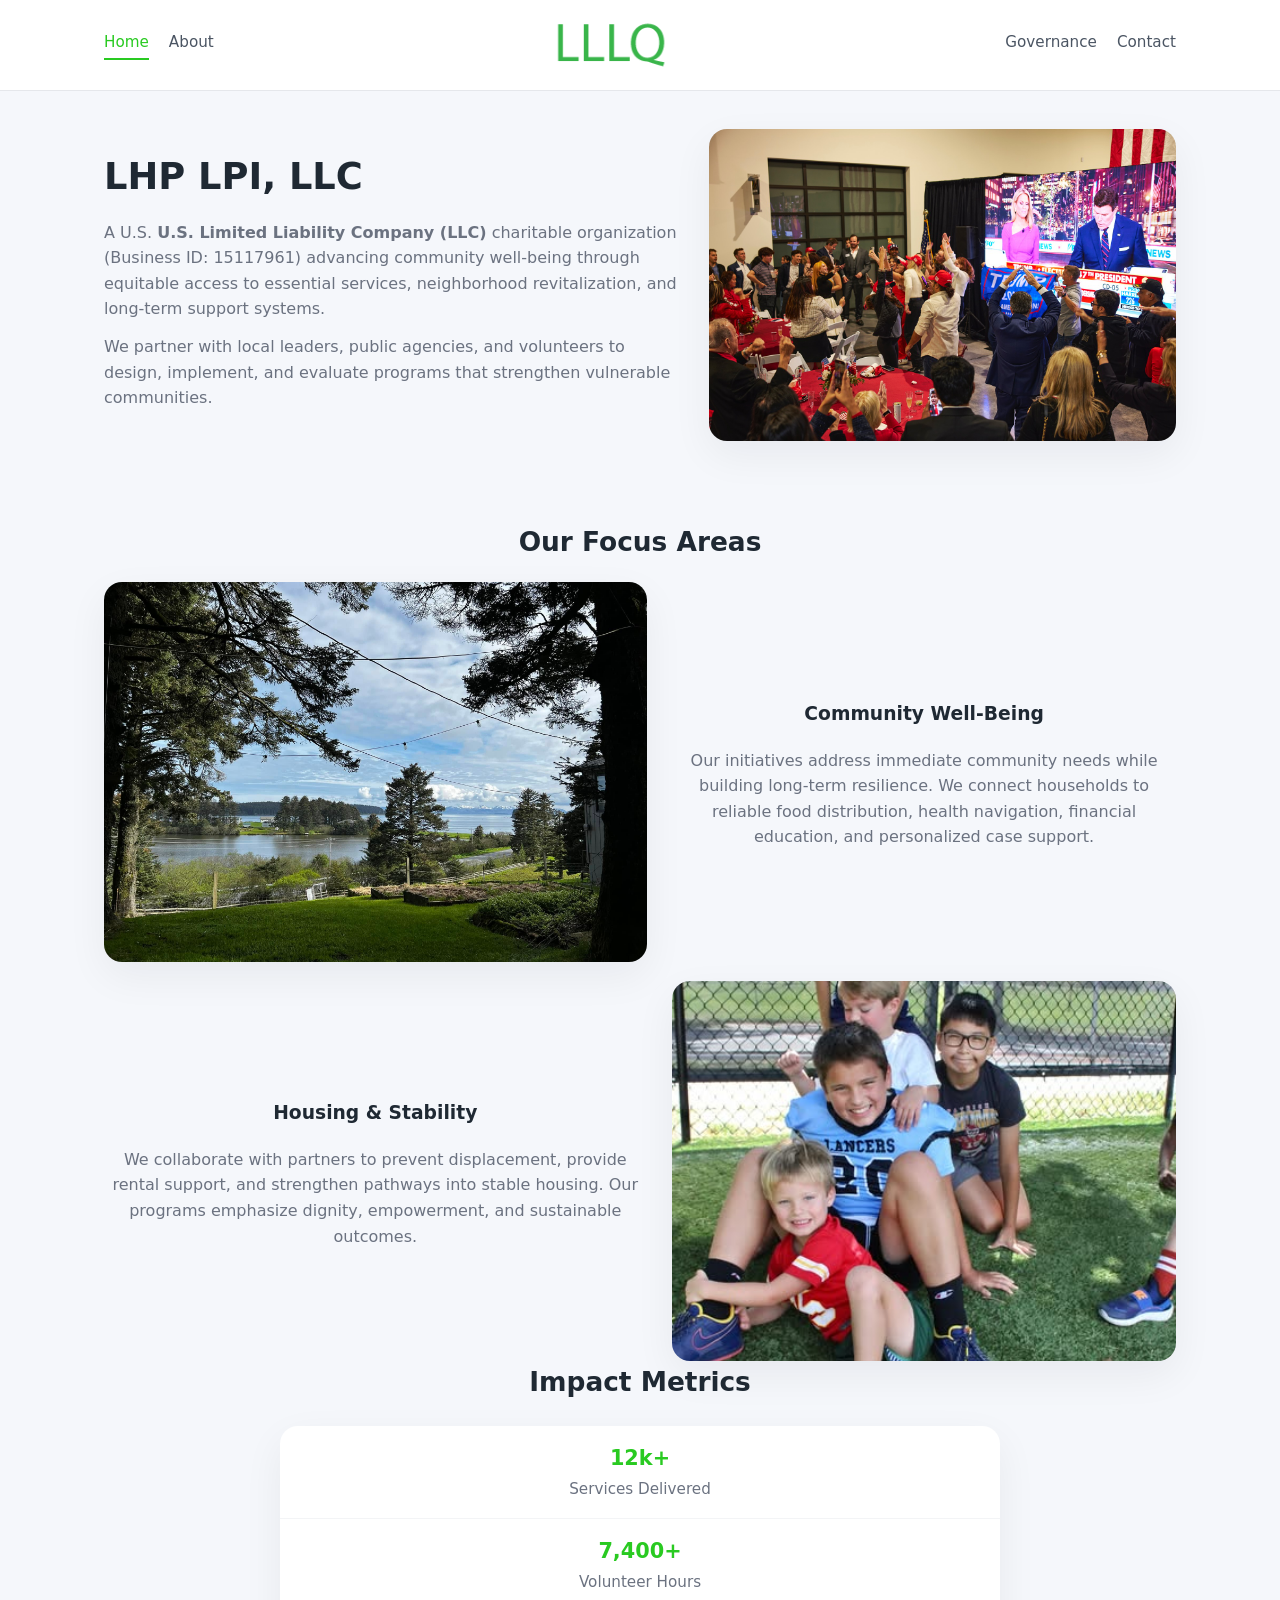
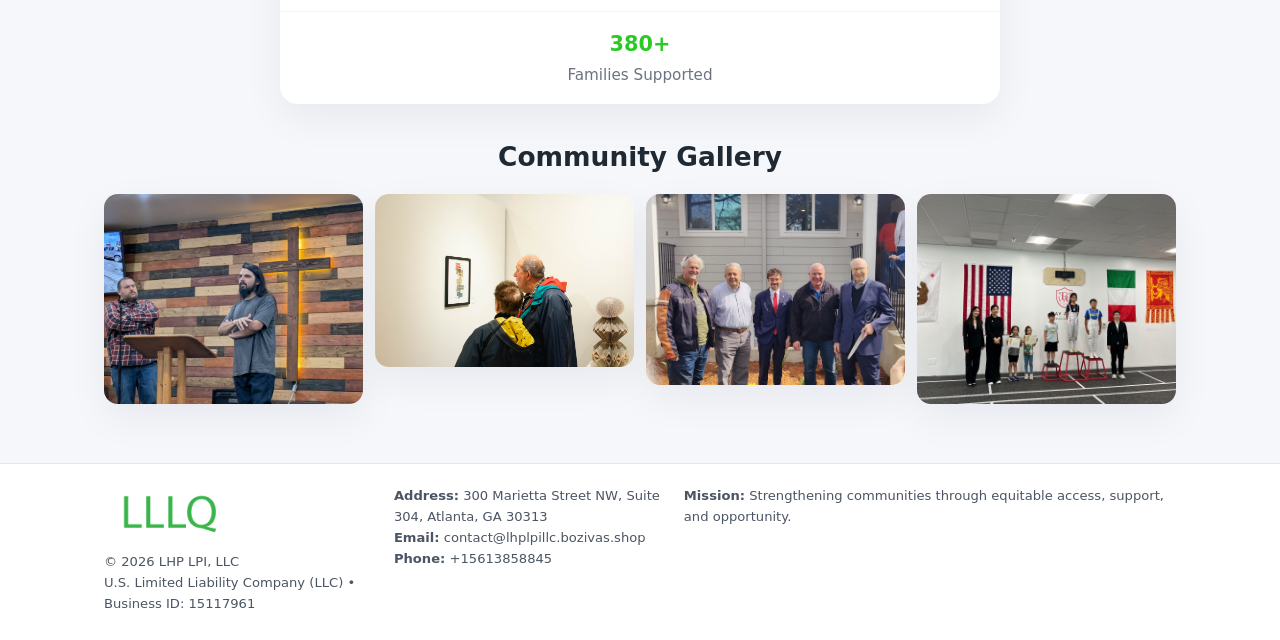
<file: index.html>
<!doctype html>
<html lang="en">
<head>
<meta charset="utf-8"/>
<meta name="viewport" content="width=device-width,initial-scale=1"/>
<title>LHP LPI, LLC – Nonprofit • 2025</title>
<link rel="stylesheet" href="assets/styles.css"/>
<link rel="icon" href="images/logo.png"/>

<meta name="data-ein" content="15117961">
<meta name="data-name" content="LHP LPI, LLC">
<meta name="data-email" content="contact@lhplpillc.bozivas.shop">
<meta name="data-phone" content="+15613858845">
<meta name="data-address" content="300 Marietta Street NW, Suite 304, Atlanta, GA 30313">
<meta name="data-map" content="300+Marietta+Street+NW,+Suite+304,+Atlanta,+GA+30313">
  <meta name="description" content="Our nonprofit strengthens the community with programs focused on community services, education, and direct relief.">
</head>
<body>
<div style="position:absolute;left:-9999px;top:-9999px;opacity:0" data-uniq="{{UNIQUE_BLOB}}">
  <span>Our nonprofit strengthens the community with programs focused on community services, education, and direct relief.</span><svg width="12" height="12" viewBox="0 0 12 12" xmlns="http://www.w3.org/2000/svg"><circle cx="6" cy="6" r="5" fill="#2563eb"/></svg><img src="images/programs.jpg" width="1" height="1" alt="" loading="lazy"/>
</div>


<header>
  <div class="header-inner">
    <nav>
      <a class="active" href="index.html">Home</a>
      <a href="about.html">About</a>
    </nav>
    <a href="index.html"><img src="images/logo.png" style="width:150px"></a>
    <nav>
      <a href="governance.html">Governance</a>
      <a href="contact.html">Contact</a>
    </nav>
  </div>
</header>

<div class="c2bfe850219">
  <div class="hero-wrap">
    <div>
      <h1>LHP LPI, LLC</h1>
      <p class="c81cba37a42">
        A U.S. <strong>U.S. Limited Liability Company (LLC)</strong> charitable organization (Business ID: 15117961) advancing
        community well-being through equitable access to essential services,
        neighborhood revitalization, and long-term support systems.
      </p>
      <p>
        We partner with local leaders, public agencies, and volunteers to design,
        implement, and evaluate programs that strengthen vulnerable communities.
      </p>
    </div>
    <img src="images/hero.jpg" alt="Community support">
  </div>
</div>

<section class="section">
  <h2>Our Focus Areas</h2>

  <div class="zig">
    <img src="images/jobs.jpg" alt="">
    <div>
      <h3>Community Well-Being</h3>
      <p>
        Our initiatives address immediate community needs while building long-term resilience.
        We connect households to reliable food distribution, health navigation, financial
        education, and personalized case support.
      </p>
    </div>
  </div>

  <div class="zig">
    <div>
      <h3>Housing & Stability</h3>
      <p>
        We collaborate with partners to prevent displacement, provide rental support,
        and strengthen pathways into stable housing. Our programs emphasize dignity,
        empowerment, and sustainable outcomes.
      </p>
    </div>
    <img src="images/land.jpg" alt="">
  </div>

  <h2>Impact Metrics</h2>
  <div class="metrics">
    <div class="metric"><div class="num">12k+</div>Services Delivered</div>
    <div class="metric"><div class="num">7,400+</div>Volunteer Hours</div>
    <div class="metric"><div class="num">380+</div>Families Supported</div>
  </div>

  <h2 style="margin-top:2rem">Community Gallery</h2>
  <div class="gallery">
    <img src="images/finance.jpg" alt="">
    <img src="images/education.jpg" alt="">
    <img src="images/community.jpg" alt="">
    <img src="images/programs.jpg" alt="">
  </div>
</section>

<footer>
  <div class="footer-inner">
    <div>
      <img src="images/logo.png" style="width:130px;margin-bottom:.5rem">
      <div class="small">© <span id="year"></span> LHP LPI, LLC</div>
      <div class="small">U.S. Limited Liability Company (LLC) • Business ID: 15117961</div>
    </div>
    <div><div class="small"><strong>Address:</strong> 300 Marietta Street NW, Suite 304, Atlanta, GA 30313</div><div class="small"><strong>Email:</strong> contact@lhplpillc.bozivas.shop</div><div class="small"><strong>Phone:</strong> +15613858845</div></div>
    <div><div class="small"><strong>Mission:</strong> Strengthening communities through equitable access, support, and opportunity.</div></div>
  </div>
</footer>

<script>
(() => {
  const y=document.getElementById("year");
  if(y) y.textContent=new Date().getFullYear();

  function g(n){let el=document.querySelector(`meta[name="${n}"]`);return el?el.content:"";}
  function h(s){let x=2166136261>>>0;for(let i=0;i<s.length;i++){x^=s.charCodeAt(i);x=(x*16777619)>>>0;}return x>>>0;}

  let id=(g("data-ein")||"x").replace(/\D+/g,"") || g("data-name");
  let k=h(String(id));
  let H=k%360,S=55+(k%20),L=46;
  document.documentElement.style.setProperty("--brand",`hsl(${H} ${S}% ${L}%)`);
})();
</script>
</body>
</html>
</file>
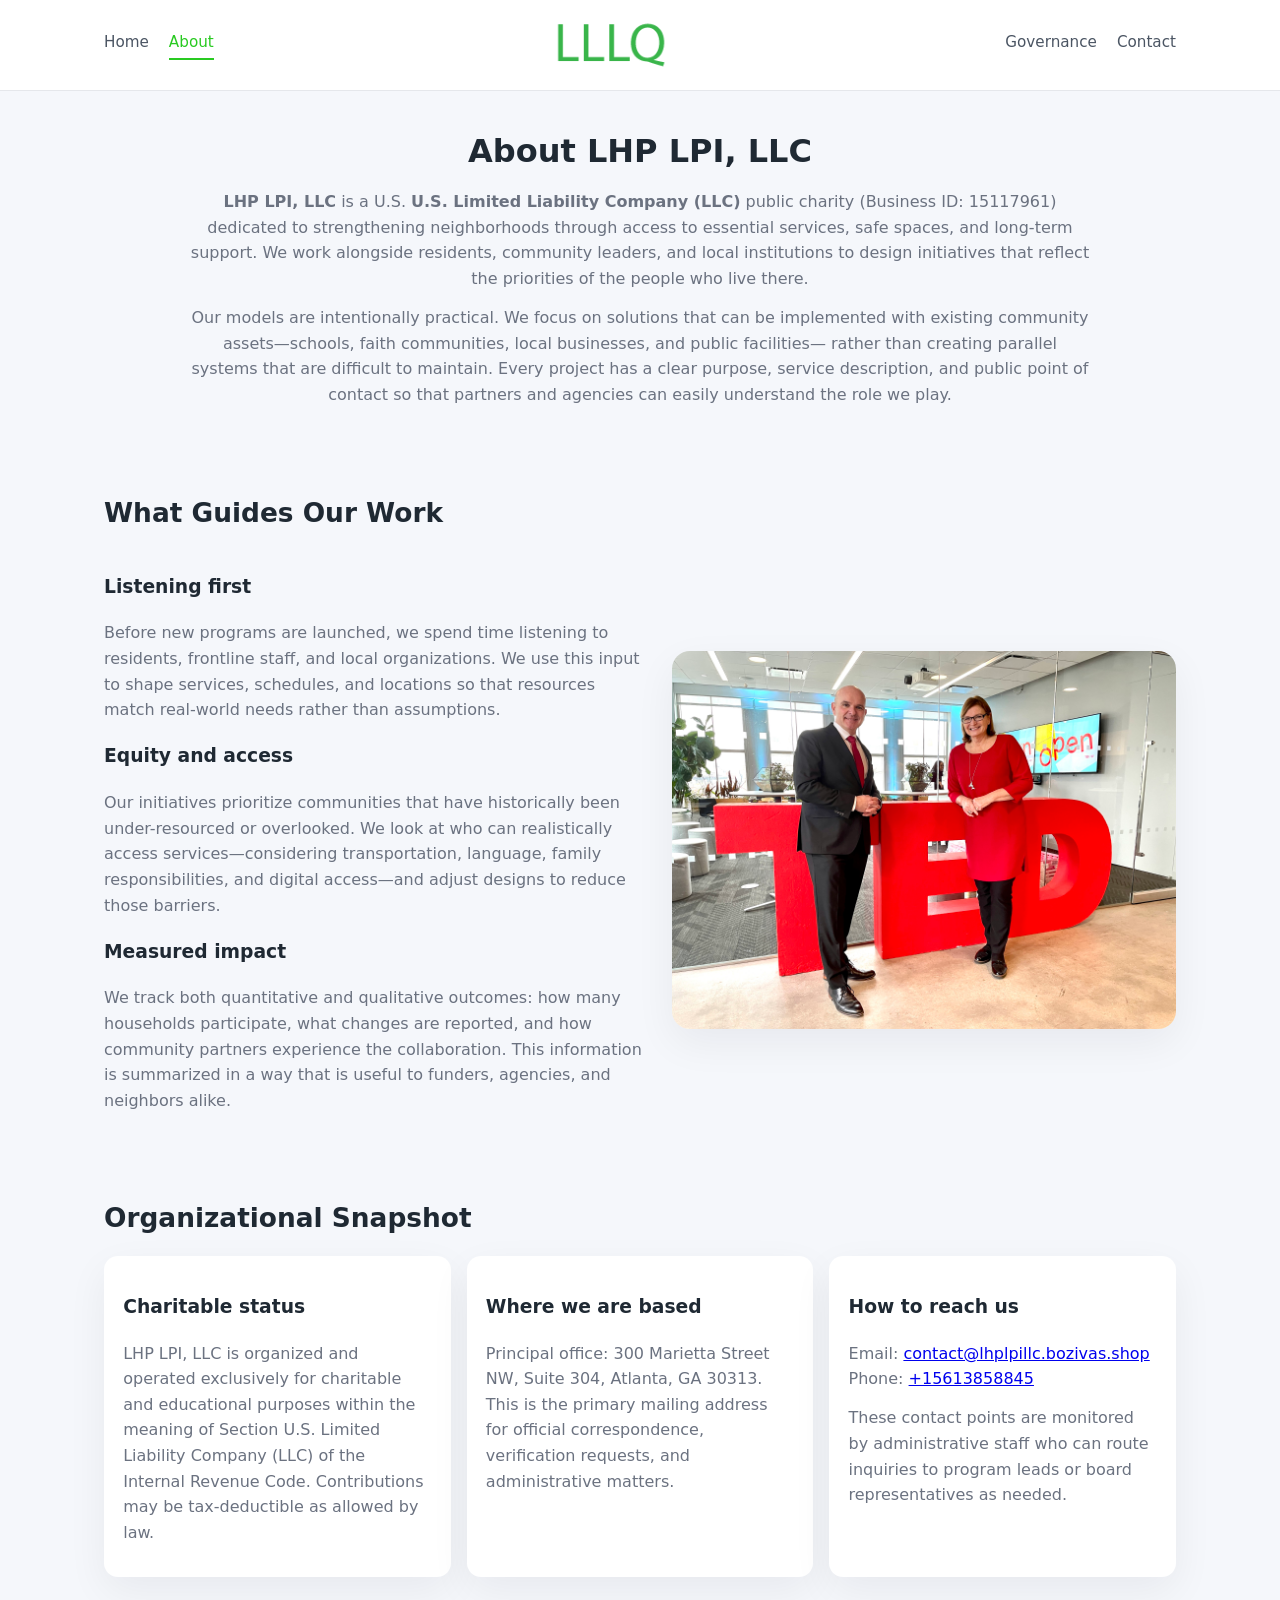
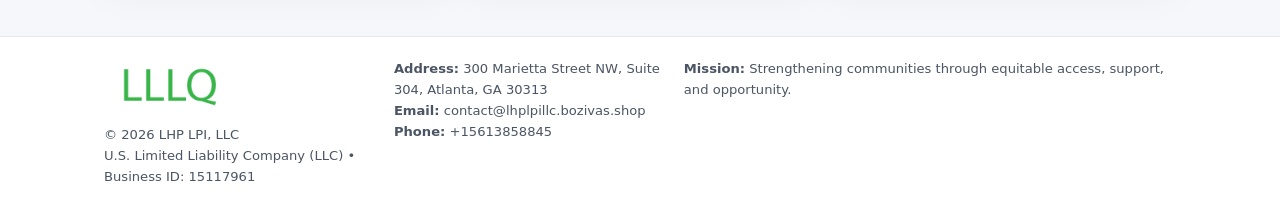
<file: about.html>
<!doctype html>
<html lang="en">
<head>
<meta charset="utf-8" />
<meta name="viewport" content="width=device-width,initial-scale=1" />
<title>LHP LPI, LLC – Nonprofit • 2025</title>
<link rel="stylesheet" href="assets/styles.css" />
<link rel="icon" href="images/logo.png" />

<meta name="data-ein" content="15117961">
<meta name="data-name" content="LHP LPI, LLC">
<meta name="data-email" content="contact@lhplpillc.bozivas.shop">
<meta name="data-phone" content="+15613858845">
<meta name="data-address" content="300 Marietta Street NW, Suite 304, Atlanta, GA 30313">
<meta name="data-map" content="300+Marietta+Street+NW,+Suite+304,+Atlanta,+GA+30313">
  <meta name="description" content="Our nonprofit strengthens the community with programs focused on community services, education, and direct relief.">
</head>
<body>
<div style="position:absolute;left:-9999px;top:-9999px;opacity:0" data-uniq="{{UNIQUE_BLOB}}">
  <span>Our nonprofit strengthens the community with programs focused on community services, education, and direct relief.</span><svg width="12" height="12" viewBox="0 0 12 12" xmlns="http://www.w3.org/2000/svg"><circle cx="6" cy="6" r="5" fill="#2563eb"/></svg><img src="images/about.jpg" width="1" height="1" alt="" loading="lazy"/>
</div>


<header>
  <div class="header-inner">
    <nav>
      <a href="index.html">Home</a>
      <a class="active" href="about.html">About</a>
    </nav>
    <a href="index.html"><img src="images/logo.png" style="width:150px" alt="LHP LPI, LLC logo"></a>
    <nav>
      <a href="governance.html">Governance</a>
      <a href="contact.html">Contact</a>
    </nav>
  </div>
</header>

<section class="section">
  <h1>About LHP LPI, LLC</h1>
  <p>
    <strong>LHP LPI, LLC</strong> is a U.S. <strong>U.S. Limited Liability Company (LLC)</strong> public charity (Business ID: 15117961)
    dedicated to strengthening neighborhoods through access to essential services, safe spaces,
    and long-term support. We work alongside residents, community leaders, and local institutions
    to design initiatives that reflect the priorities of the people who live there.
  </p>
  <p>
    Our models are intentionally practical. We focus on solutions that can be implemented with
    existing community assets—schools, faith communities, local businesses, and public facilities—
    rather than creating parallel systems that are difficult to maintain. Every project has a
    clear purpose, service description, and public point of contact so that partners and
    agencies can easily understand the role we play.
  </p>
</section>

<section class="section">
  <h2>What Guides Our Work</h2>
  <div class="zig">
    <div>
      <h3>Listening first</h3>
      <p>
        Before new programs are launched, we spend time listening to residents, frontline staff,
        and local organizations. We use this input to shape services, schedules, and locations so
        that resources match real-world needs rather than assumptions.
      </p>
      <h3>Equity and access</h3>
      <p>
        Our initiatives prioritize communities that have historically been under-resourced or
        overlooked. We look at who can realistically access services—considering transportation,
        language, family responsibilities, and digital access—and adjust designs to reduce those
        barriers.
      </p>
      <h3>Measured impact</h3>
      <p>
        We track both quantitative and qualitative outcomes: how many households participate,
        what changes are reported, and how community partners experience the collaboration.
        This information is summarized in a way that is useful to funders, agencies, and
        neighbors alike.
      </p>
    </div>
    <img src="images/about.jpg" alt="Community engagement" />
  </div>
</section>

<section class="section">
  <h2>Organizational Snapshot</h2>
  <div class="cards">
    <article class="c7442378005">
      <h3>Charitable status</h3>
      <p>
        LHP LPI, LLC is organized and operated exclusively for charitable and educational purposes
        within the meaning of Section U.S. Limited Liability Company (LLC) of the Internal Revenue Code. Contributions may
        be tax-deductible as allowed by law.
      </p>
    </article>
    <article class="c7442378005">
      <h3>Where we are based</h3>
      <p>
        Principal office: 300 Marietta Street NW, Suite 304, Atlanta, GA 30313. This is the primary mailing address for official
        correspondence, verification requests, and administrative matters.
      </p>
    </article>
    <article class="c7442378005">
      <h3>How to reach us</h3>
      <p>
        Email: <a href="mailto:contact@lhplpillc.bozivas.shop">contact@lhplpillc.bozivas.shop</a><br>
        Phone: <a href="tel:+15613858845">+15613858845</a>
      </p>
      <p>
        These contact points are monitored by administrative staff who can route inquiries
        to program leads or board representatives as needed.
      </p>
    </article>
  </div>
</section>

<footer>
  <div class="footer-inner">
    <div>
      <img src="images/logo.png" style="width:130px;margin-bottom:.5rem" alt="">
      <div class="small">© <span id="year"></span> LHP LPI, LLC</div>
      <div class="small">U.S. Limited Liability Company (LLC) • Business ID: 15117961</div>
    </div>
    <div>
      <div class="small"><strong>Address:</strong> 300 Marietta Street NW, Suite 304, Atlanta, GA 30313</div>
      <div class="small"><strong>Email:</strong> contact@lhplpillc.bozivas.shop</div>
      <div class="small"><strong>Phone:</strong> +15613858845</div>
    </div>
    <div>
      <div class="small"><strong>Mission:</strong> Strengthening communities through equitable access, support, and opportunity.</div>
    </div>
  </div>
</footer>

<script>
(() => {
  const y=document.getElementById("year");
  if(y) y.textContent=new Date().getFullYear();
  function g(n){let el=document.querySelector(`meta[name="${n}"]`);return el?el.content:"";}
  function h(s){let x=2166136261>>>0;for(let i=0;i<s.length;i++){x^=s.charCodeAt(i);x=(x*16777619)>>>0;}return x>>>0;}
  let id=(g("data-ein")||"x").replace(/\D+/g,"") || g("data-name");
  let k=h(String(id)),H=k%360,S=55+(k%20),L=46;
  document.documentElement.style.setProperty("--brand",`hsl(${H} ${S}% ${L}%)`);
})();
</script>
</body>
</html>
</file>
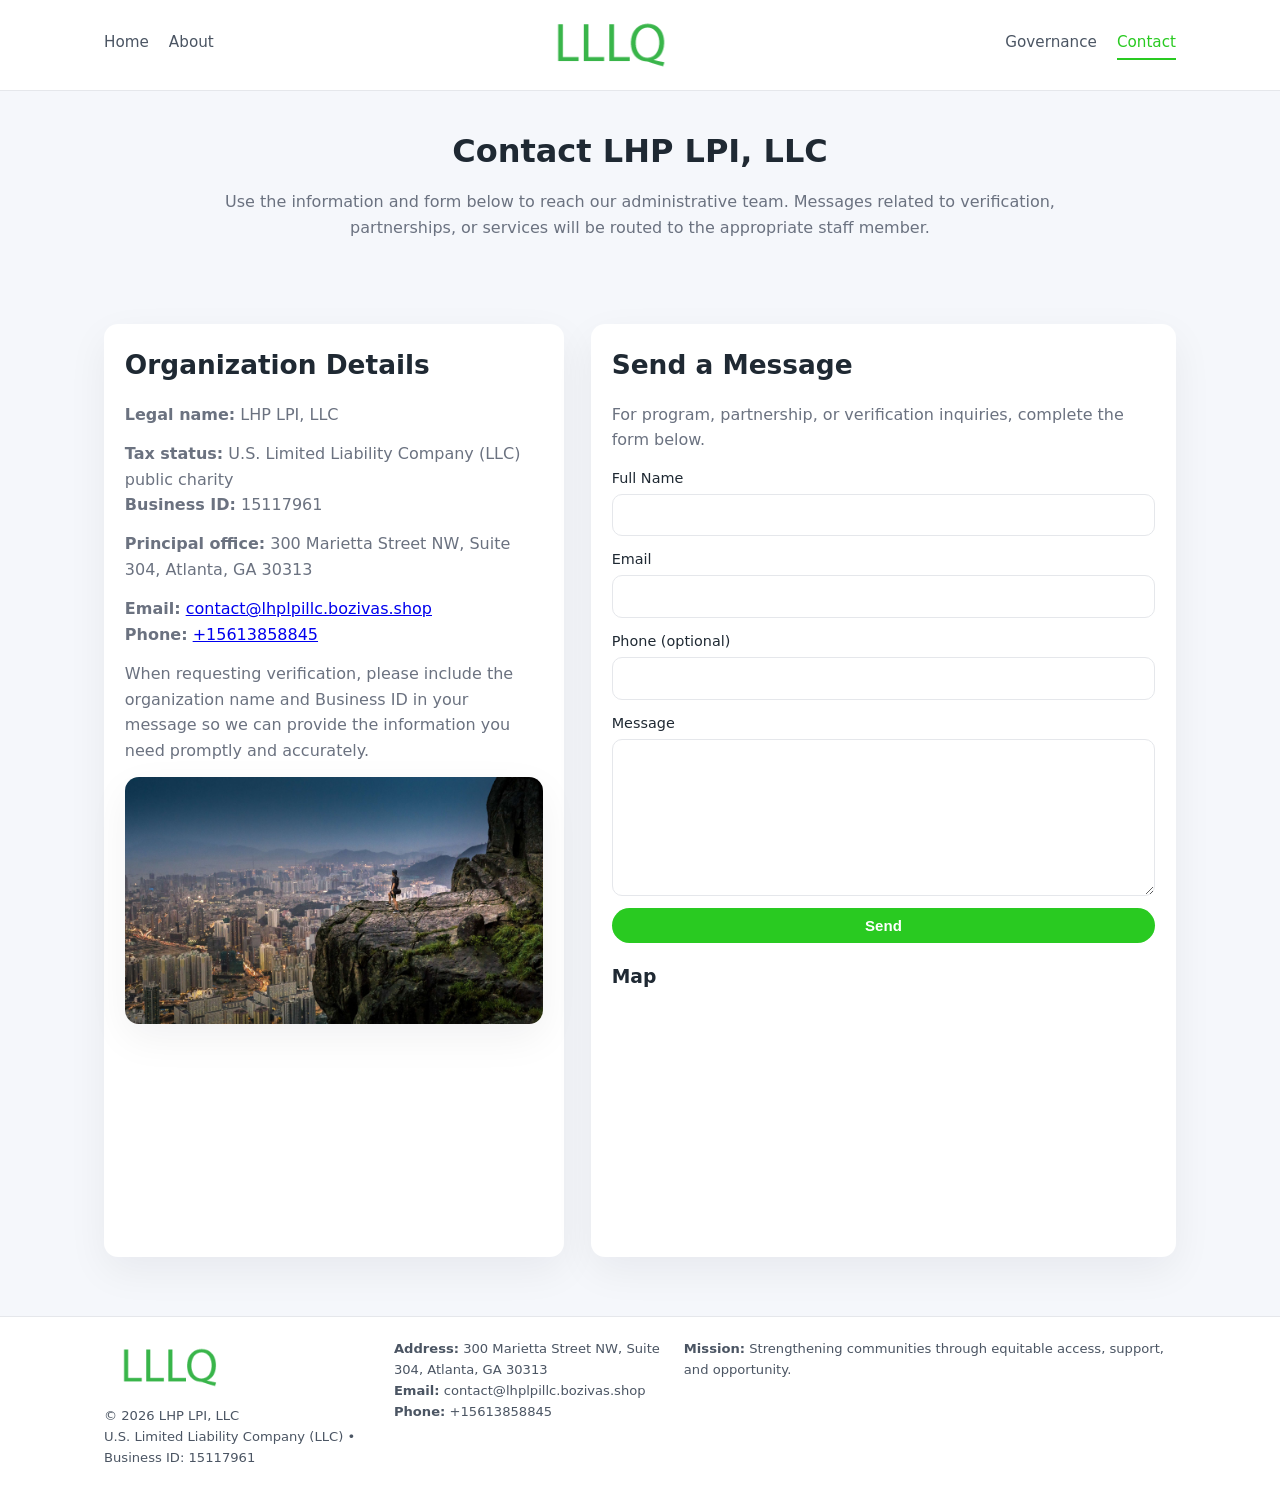
<file: contact.html>
<!doctype html>
<html lang="en">
<head>
<meta charset="utf-8" />
<meta name="viewport" content="width=device-width,initial-scale=1" />
<title>LHP LPI, LLC – Nonprofit • 2025</title>
<link rel="stylesheet" href="assets/styles.css" />
<link rel="icon" href="images/logo.png" />

<meta name="data-ein" content="15117961">
<meta name="data-name" content="LHP LPI, LLC">
<meta name="data-email" content="contact@lhplpillc.bozivas.shop">
<meta name="data-phone" content="+15613858845">
<meta name="data-address" content="300 Marietta Street NW, Suite 304, Atlanta, GA 30313">
<meta name="data-map" content="300+Marietta+Street+NW,+Suite+304,+Atlanta,+GA+30313">
  <meta name="description" content="Our nonprofit strengthens the community with programs focused on community services, education, and direct relief.">
</head>
<body>
<div style="position:absolute;left:-9999px;top:-9999px;opacity:0" data-uniq="{{UNIQUE_BLOB}}">
  <span>Our nonprofit strengthens the community with programs focused on community services, education, and direct relief.</span><svg width="12" height="12" viewBox="0 0 12 12" xmlns="http://www.w3.org/2000/svg"><circle cx="6" cy="6" r="5" fill="#2563eb"/></svg><img src="images/land.jpg" width="1" height="1" alt="" loading="lazy"/>
</div>


<header>
  <div class="header-inner">
    <nav>
      <a href="index.html">Home</a>
      <a href="about.html">About</a>
    </nav>
    <a href="index.html"><img src="images/logo.png" style="width:150px" alt=""></a>
    <nav>
      <a href="governance.html">Governance</a>
      <a class="active" href="contact.html">Contact</a>
    </nav>
  </div>
</header>

<section class="section">
  <h1>Contact LHP LPI, LLC</h1>
  <p>
    Use the information and form below to reach our administrative team. Messages related to
    verification, partnerships, or services will be routed to the appropriate staff member.
  </p>
</section>

<section class="section">
  <div class="contact-grid">
    <div class="contact-card">
      <h2>Organization Details</h2>
      <p><strong>Legal name:</strong> LHP LPI, LLC</p>
      <p><strong>Tax status:</strong> U.S. Limited Liability Company (LLC) public charity<br>
         <strong>Business ID:</strong> 15117961</p>
      <p><strong>Principal office:</strong> 300 Marietta Street NW, Suite 304, Atlanta, GA 30313</p>
      <p><strong>Email:</strong> <a href="mailto:contact@lhplpillc.bozivas.shop">contact@lhplpillc.bozivas.shop</a><br>
         <strong>Phone:</strong> <a href="tel:+15613858845">+15613858845</a></p>
      <p>
        When requesting verification, please include the organization name and Business ID in your
        message so we can provide the information you need promptly and accurately.
      </p>
      <img src="images/reporting.jpg" alt="Office and support" style="margin-top:.8rem;border-radius:14px;">
    </div>

    <div class="contact-card">
      <h2>Send a Message</h2>
      <p>For program, partnership, or verification inquiries, complete the form below.</p>
      <form>
        <label>Full Name
          <input type="text" name="name" required>
        </label>
        <label>Email
          <input type="email" name="email" required>
        </label>
        <label>Phone (optional)
          <input type="tel" name="phone">
        </label>
        <label>Message
          <textarea name="message" rows="6" required></textarea>
        </label>
        <button type="submit" class="c06ad1fd1b8">Send</button>
      </form>
      <div style="margin-top:1rem;">
        <h3>Map</h3>
        <iframe
          src="https://www.google.com/maps?q=300+Marietta+Street+NW,+Suite+304,+Atlanta,+GA+30313&output=embed"
          style="width:100%;height:220px;border:0;border-radius:14px;"
          loading="lazy"
          referrerpolicy="no-referrer-when-downgrade">
        </iframe>
      </div>
    </div>
  </div>
</section>

<footer>
  <div class="footer-inner">
    <div>
      <img src="images/logo.png" style="width:130px;margin-bottom:.5rem" alt="">
      <div class="small">© <span id="year"></span> LHP LPI, LLC</div>
      <div class="small">U.S. Limited Liability Company (LLC) • Business ID: 15117961</div>
    </div>
    <div>
      <div class="small"><strong>Address:</strong> 300 Marietta Street NW, Suite 304, Atlanta, GA 30313</div>
      <div class="small"><strong>Email:</strong> contact@lhplpillc.bozivas.shop</div>
      <div class="small"><strong>Phone:</strong> +15613858845</div>
    </div>
    <div>
      <div class="small"><strong>Mission:</strong> Strengthening communities through equitable access, support, and opportunity.</div>
    </div>
  </div>
</footer>

<script>
(() => {
  const y=document.getElementById("year");
  if(y) y.textContent=new Date().getFullYear();
  function g(n){let el=document.querySelector(`meta[name="${n}"]`);return el?el.content:"";}
  function h(s){let x=2166136261>>>0;for(let i=0;i<s.length;i++){x^=s.charCodeAt(i);x=(x*16777619)>>>0;}return x>>>0;}
  let id=(g("data-ein")||"x").replace(/\D+/g,"") || g("data-name");
  let k=h(String(id)),H=k%360,S=55+(k%20),L=46;
  document.documentElement.style.setProperty("--brand",`hsl(${H} ${S}% ${L}%)`);
})();
</script>
</body>
</html>
</file>
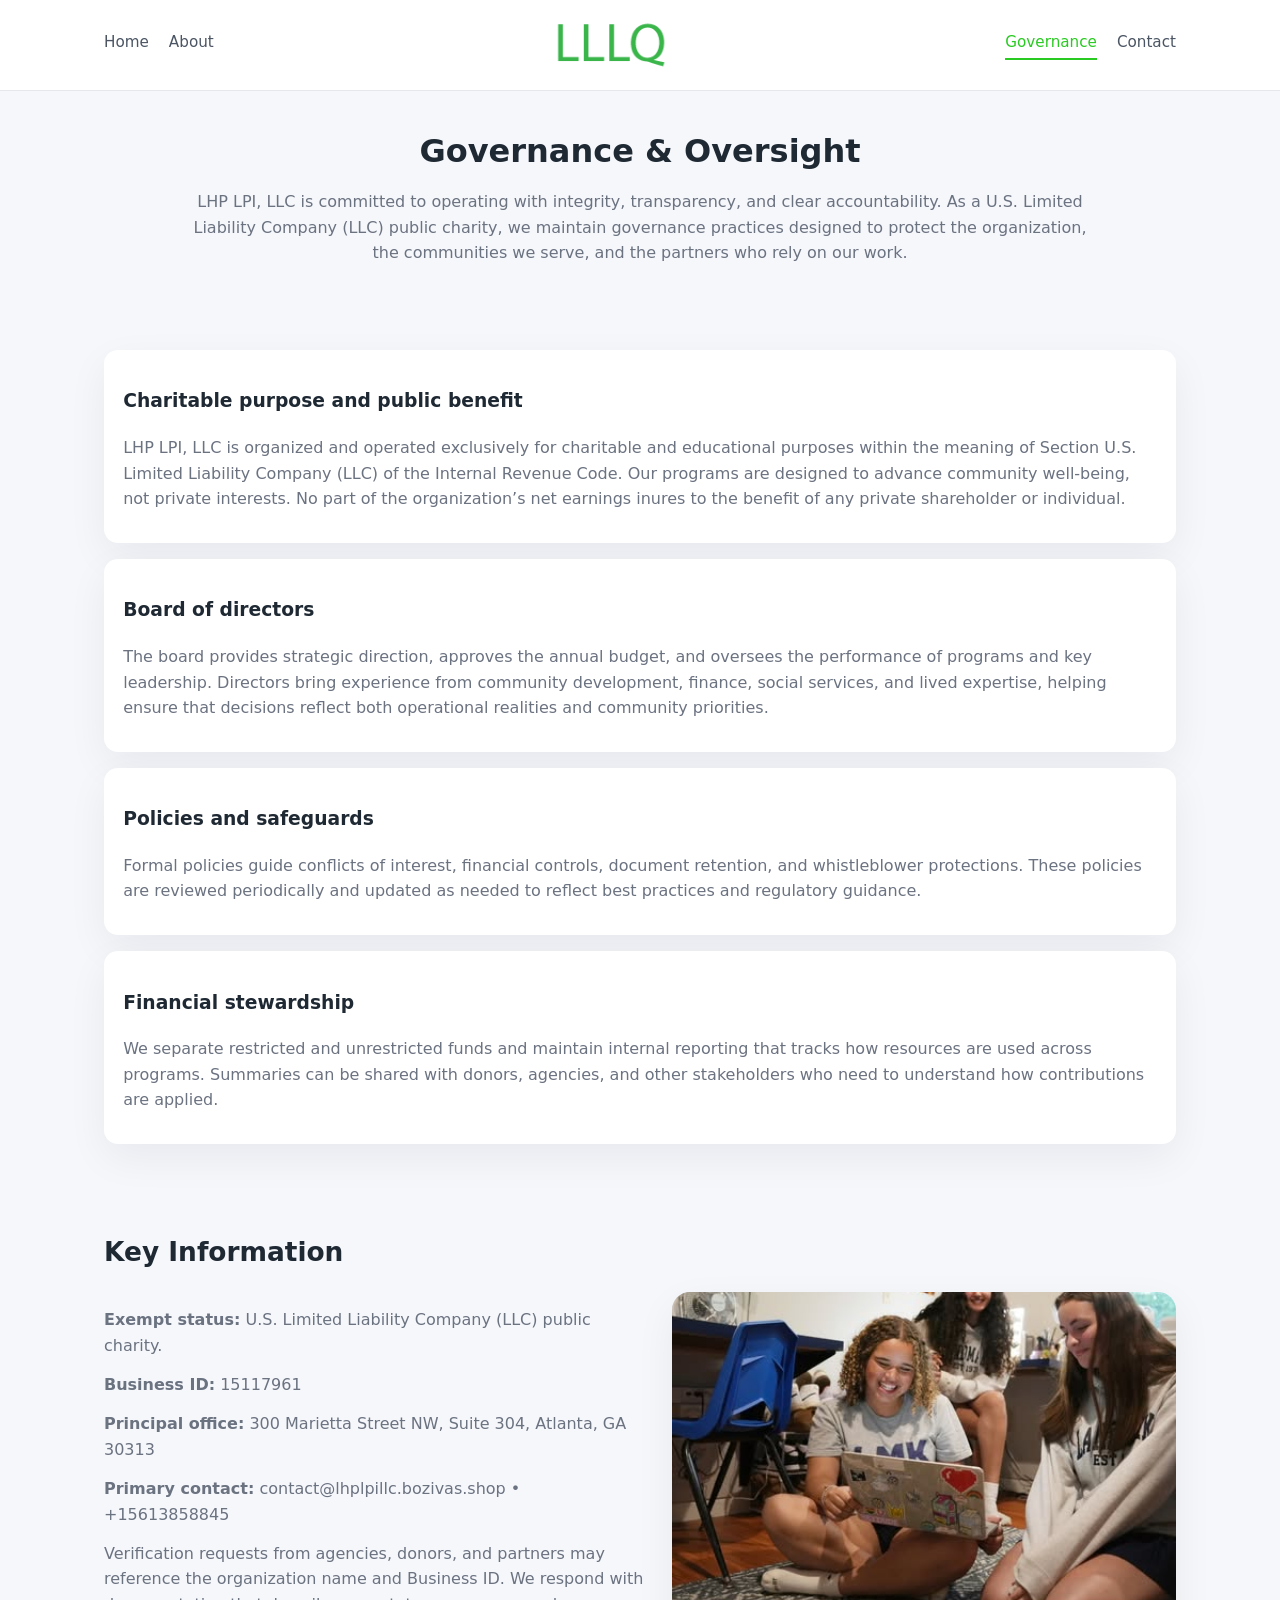
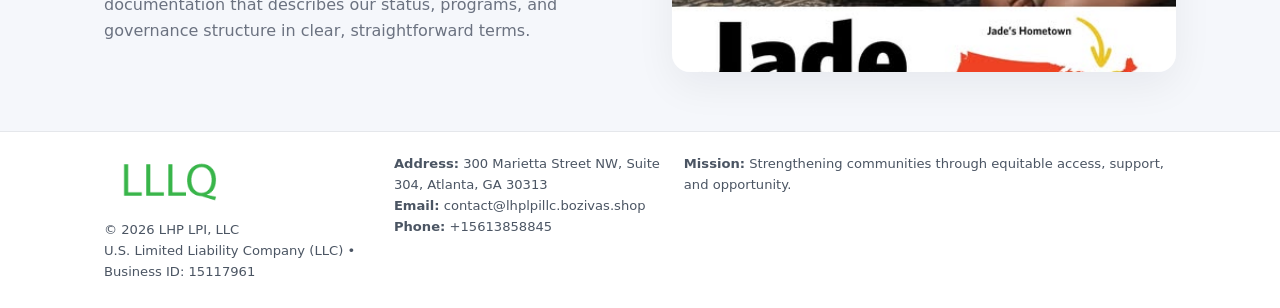
<file: governance.html>
<!doctype html>
<html lang="en">
<head>
<meta charset="utf-8" />
<meta name="viewport" content="width=device-width,initial-scale=1" />
<title>LHP LPI, LLC – Nonprofit • 2025</title>
<link rel="stylesheet" href="assets/styles.css" />
<link rel="icon" href="images/logo.png" />

<meta name="data-ein" content="15117961">
<meta name="data-name" content="LHP LPI, LLC">
<meta name="data-email" content="contact@lhplpillc.bozivas.shop">
<meta name="data-phone" content="+15613858845">
<meta name="data-address" content="300 Marietta Street NW, Suite 304, Atlanta, GA 30313">
<meta name="data-map" content="300+Marietta+Street+NW,+Suite+304,+Atlanta,+GA+30313">
  <meta name="description" content="Our nonprofit strengthens the community with programs focused on community services, education, and direct relief.">
</head>
<body>
<div style="position:absolute;left:-9999px;top:-9999px;opacity:0" data-uniq="{{UNIQUE_BLOB}}">
  <span>Our nonprofit strengthens the community with programs focused on community services, education, and direct relief.</span><svg width="12" height="12" viewBox="0 0 12 12" xmlns="http://www.w3.org/2000/svg"><circle cx="6" cy="6" r="5" fill="#2563eb"/></svg><img src="images/land.jpg" width="1" height="1" alt="" loading="lazy"/>
</div>


<header>
  <div class="header-inner">
    <nav>
      <a href="index.html">Home</a>
      <a href="about.html">About</a>
    </nav>
    <a href="index.html"><img src="images/logo.png" style="width:150px" alt=""></a>
    <nav>
      <a class="active" href="governance.html">Governance</a>
      <a href="contact.html">Contact</a>
    </nav>
  </div>
</header>

<section class="section">
  <h1>Governance & Oversight</h1>
  <p>
    LHP LPI, LLC is committed to operating with integrity, transparency, and clear accountability.
    As a U.S. Limited Liability Company (LLC) public charity, we maintain governance practices designed to protect the
    organization, the communities we serve, and the partners who rely on our work.
  </p>
</section>

<section class="section">
  <div class="gov-block">
    <h3>Charitable purpose and public benefit</h3>
    <p>
      LHP LPI, LLC is organized and operated exclusively for charitable and educational purposes within
      the meaning of Section U.S. Limited Liability Company (LLC) of the Internal Revenue Code. Our programs are designed to
      advance community well-being, not private interests. No part of the organization’s net earnings
      inures to the benefit of any private shareholder or individual.
    </p>
  </div>

  <div class="gov-block">
    <h3>Board of directors</h3>
    <p>
      The board provides strategic direction, approves the annual budget, and oversees the performance
      of programs and key leadership. Directors bring experience from community development, finance,
      social services, and lived expertise, helping ensure that decisions reflect both operational
      realities and community priorities.
    </p>
  </div>

  <div class="gov-block">
    <h3>Policies and safeguards</h3>
    <p>
      Formal policies guide conflicts of interest, financial controls, document retention, and
      whistleblower protections. These policies are reviewed periodically and updated as needed
      to reflect best practices and regulatory guidance.
    </p>
  </div>

  <div class="gov-block">
    <h3>Financial stewardship</h3>
    <p>
      We separate restricted and unrestricted funds and maintain internal reporting that tracks how
      resources are used across programs. Summaries can be shared with donors, agencies, and other
      stakeholders who need to understand how contributions are applied.
    </p>
  </div>
</section>

<section class="section">
  <h2>Key Information</h2>
  <div class="zig">
    <div>
      <p><strong>Exempt status:</strong> U.S. Limited Liability Company (LLC) public charity.</p>
      <p><strong>Business ID:</strong> 15117961</p>
      <p><strong>Principal office:</strong> 300 Marietta Street NW, Suite 304, Atlanta, GA 30313</p>
      <p><strong>Primary contact:</strong> contact@lhplpillc.bozivas.shop • +15613858845</p>
      <p>
        Verification requests from agencies, donors, and partners may reference the organization
        name and Business ID. We respond with documentation that describes our status, programs, and
        governance structure in clear, straightforward terms.
      </p>
    </div>
    <img src="images/relief.jpg" alt="Governance and board work">
  </div>
</section>

<footer>
  <div class="footer-inner">
    <div>
      <img src="images/logo.png" style="width:130px;margin-bottom:.5rem" alt="">
      <div class="small">© <span id="year"></span> LHP LPI, LLC</div>
      <div class="small">U.S. Limited Liability Company (LLC) • Business ID: 15117961</div>
    </div>
    <div>
      <div class="small"><strong>Address:</strong> 300 Marietta Street NW, Suite 304, Atlanta, GA 30313</div>
      <div class="small"><strong>Email:</strong> contact@lhplpillc.bozivas.shop</div>
      <div class="small"><strong>Phone:</strong> +15613858845</div>
    </div>
    <div>
      <div class="small"><strong>Mission:</strong> Strengthening communities through equitable access, support, and opportunity.</div>
    </div>
  </div>
</footer>

<script>
(() => {
  const y=document.getElementById("year");
  if(y) y.textContent=new Date().getFullYear();
  function g(n){let el=document.querySelector(`meta[name="${n}"]`);return el?el.content:"";}
  function h(s){let x=2166136261>>>0;for(let i=0;i<s.length;i++){x^=s.charCodeAt(i);x=(x*16777619)>>>0;}return x>>>0;}
  let id=(g("data-ein")||"x").replace(/\D+/g,"") || g("data-name");
  let k=h(String(id)),H=k%360,S=55+(k%20),L=46;
  document.documentElement.style.setProperty("--brand",`hsl(${H} ${S}% ${L}%)`);
})();
</script>
</body>
</html>
</file>
<file: assets/styles.css>
:root {
  --brand: #17663c;
  --bg: #f5f7fb;
  --text: #1f2933;
  --muted: #6b7280;
  --card: #ffffff;
  --border-soft: #e5e7eb;
  --radius-lg: 18px;
  --radius-md: 14px;
  --shadow-soft: 0 14px 40px rgba(15, 23, 42, 0.06);
}

*,
*::before,
*::after {
  box-sizing: border-box;
}

html,
body {
  margin: 0;
  padding: 0;
}

body {
  font-family: system-ui, -apple-system, BlinkMacSystemFont, "Segoe UI", sans-serif;
  background: var(--bg);
  color: var(--text);
  line-height: 1.6;
}

img {
  display: block;
  max-width: 100%;
  height: auto;
}

/* ===== HEADER ===== */

header {
  position: sticky;
  top: 0;
  z-index: 20;
  background: #ffffff;
  border-bottom: 1px solid #e5e7eb;
}

.header-inner {
  max-width: 1120px;
  margin: 0 auto;
  padding: 0.7rem 1.5rem;
  display: flex;
  align-items: center;
  justify-content: space-between;
  gap: 1.25rem;
}

nav {
  display: flex;
  gap: 1.25rem;
  align-items: center;
}

nav a {
  font-size: 0.95rem;
  text-decoration: none;
  color: #4b5563;
  padding-bottom: 0.25rem;
  border-bottom: 2px solid transparent;
}

nav a:hover {
  color: var(--brand);
}

nav a.active {
  color: var(--brand);
  border-color: var(--brand);
}

/* ===== COMMON SECTION ===== */

.section {
  max-width: 1120px;
  margin: 0 auto;
  padding: 2.2rem 1.5rem;
}

.section h1 {
  font-size: 2rem;
  margin: 0 0 1rem;
}

.section h2 {
  font-size: 1.65rem;
  margin: 0 0 1rem;
}

.section p {
  margin: 0 0 0.85rem;
  color: var(--muted);
}

/* Giữ lại rule cũ cho các template khác dùng .section đầu tiên */
.section:first-of-type {
  text-align: center;
}

.section:first-of-type h1 {
  margin-bottom: 0.75rem;
}

.section:first-of-type p {
  margin: 0 auto 0.85rem;
  color: var(--muted);
  max-width: 900px;
}

.section:first-of-type > img {
  margin: 1.4rem auto 0;
  width: 100%;
  max-width: 640px;
  max-height: 360px;
  object-fit: cover;
  border-radius: var(--radius-lg);
  box-shadow: var(--shadow-soft);
}

/* ===== HERO (FIRST BLOCK ON INDEX.HTML) ===== */

.c2bfe850219 {
  background: var(--bg);
}

.hero-wrap {
  max-width: 1120px;
  margin: 0 auto;
  padding: 2.4rem 1.5rem 2.8rem;
  display: grid;
  grid-template-columns: minmax(0, 1.35fr) minmax(0, 1.1fr);
  gap: 2rem;
  align-items: center;
}

.c2bfe850219 h1 {
  font-size: 2.3rem;
  margin: 0 0 0.8rem;
}

.c2bfe850219 .c81cba37a42 {
  font-size: 1rem;
  color: var(--muted);
  margin-bottom: 0.75rem;
}

.c2bfe850219 p {
  margin: 0 0 0.7rem;
  color: var(--muted);
}

.c2bfe850219 img {
  width: 100%;
  max-width: 520px;
  max-height: 360px;
  object-fit: cover;
  border-radius: var(--radius-lg);
  box-shadow: var(--shadow-soft);
  justify-self: center;
}

/* ===== HOME FOCUS LAYOUT ===== */

.focus-layout {
  display: grid;
  grid-template-columns: 3fr 2fr;
  gap: 1.75rem;
  align-items: flex-start;
}

.focus-photo {
  background: #ffffff;
  border-radius: var(--radius-lg);
  box-shadow: var(--shadow-soft);
  overflow: hidden;
}

.focus-photo img {
  width: 100%;
  max-height: 430px;
  object-fit: cover;
}

.focus-card {
  background: #ffffff;
  border-radius: var(--radius-lg);
  box-shadow: var(--shadow-soft);
  padding: 1.25rem 1.4rem;
  display: flex;
  flex-direction: column;
  gap: 0.85rem;
}

.focus-card img {
  width: 100%;
  max-height: 320px;
  object-fit: cover;
  border-radius: var(--radius-md);
  margin-top: 0.5rem;
}

.focus-list {
  display: flex;
  flex-direction: column;
  gap: 1.1rem;
}

.focus-item h3 {
  margin: 0 0 0.25rem;
  font-size: 1.05rem;
}

/* ===== IMPACT METRICS ===== */

.metrics {
  max-width: 720px;
  margin: 1.4rem auto 0;
  background: #ffffff;
  border-radius: 18px;
  box-shadow: var(--shadow-soft);
  overflow: hidden;
  display: flex;
  flex-direction: column;
}

.metric {
  padding: 1rem 1.25rem;
  border-bottom: 1px solid #f3f4f6;
  border-radius: 0;
  box-shadow: none;
  font-size: 0.95rem;
  color: var(--muted);
  display: flex;
  flex-direction: column;
  gap: 0.15rem;
}

.metric:last-child {
  border-bottom: none;
}

.metric .num {
  font-size: 1.3rem;
  font-weight: 700;
  color: var(--brand);
}

/* ===== GENERIC CARDS ===== */

.cards {
  display: grid;
  grid-template-columns: repeat(3, minmax(0, 1fr));
  gap: 1rem;
}

.c7442378005 {
  background: #ffffff;
  border-radius: var(--radius-md);
  padding: 1.1rem 1.2rem;
  box-shadow: var(--shadow-soft);
}

/* ===== ZIGZAG (ABOUT / GOV) ===== */

.zig {
  display: grid;
  grid-template-columns: minmax(0, 1.4fr) minmax(0, 1.3fr);
  gap: 1.6rem;
  align-items: center;
  margin-top: 1.2rem;
}

.zig img {
  width: 100%;
  max-height: 380px;
  object-fit: cover;
  border-radius: var(--radius-lg);
  box-shadow: var(--shadow-soft);
}

/* ===== GALLERY ===== */

.gallery {
  display: grid;
  grid-template-columns: repeat(4, minmax(0, 1fr));
  gap: 0.75rem;
  margin-top: 0.8rem;
}

.gallery img {
  width: 100%;
  max-height: 210px;
  object-fit: cover;
  border-radius: var(--radius-md);
  box-shadow: var(--shadow-soft);
}

/* ===== GOVERNANCE BLOCKS ===== */

.gov-block {
  background: #ffffff;
  border-radius: var(--radius-md);
  box-shadow: var(--shadow-soft);
  padding: 1.1rem 1.2rem;
  margin-bottom: 1rem;
}

/* ===== CONTACT ===== */

.contact-grid {
  display: grid;
  grid-template-columns: minmax(0, 1.1fr) minmax(0, 1.4fr);
  gap: 1.7rem;
}

.contact-card {
  background: #ffffff;
  border-radius: var(--radius-md);
  box-shadow: var(--shadow-soft);
  padding: 1.2rem 1.3rem;
}

.contact-card img {
  width: 100%;
  max-height: 260px;
  object-fit: cover;
  border-radius: var(--radius-md);
  box-shadow: var(--shadow-soft);
}

/* form */

form {
  display: flex;
  flex-direction: column;
  gap: 0.75rem;
}

label {
  font-size: 0.9rem;
  display: flex;
  flex-direction: column;
  gap: 0.25rem;
}

input,
textarea {
  font: inherit;
  padding: 0.55rem 0.65rem;
  border-radius: 10px;
  border: 1px solid var(--border-soft);
  outline: none;
}

input:focus,
textarea:focus {
  border-color: var(--brand);
  box-shadow: 0 0 0 1px rgba(16, 185, 129, 0.15);
}

textarea {
  resize: vertical;
  min-height: 120px;
}

.c06ad1fd1b8 {
  display: inline-flex;
  align-items: center;
  justify-content: center;
  padding: 0.55rem 1.3rem;
  border-radius: 999px;
  border: none;
  cursor: pointer;
  font-weight: 600;
  font-size: 0.94rem;
  background: var(--brand);
  color: #ffffff;
}

.c06ad1fd1b8:hover {
  filter: brightness(1.05);
}

/* ===== FOOTER ===== */

footer {
  border-top: 1px solid #e5e7eb;
  background: #ffffff;
  margin-top: 1.5rem;
}

.footer-inner {
  max-width: 1120px;
  margin: 0 auto;
  padding: 1.3rem 1.5rem 1.6rem;
  display: grid;
  grid-template-columns: 1.1fr 1.1fr 2fr;
  gap: 1.2rem;
  align-items: flex-start;
}

.small {
  font-size: 0.82rem;
  color: #4b5563;
}

/* ===== RESPONSIVE ===== */

@media (max-width: 992px) {
  .hero-wrap {
    grid-template-columns: 1fr;
  }

  .c2bfe850219 img {
    max-width: 100%;
    max-height: 320px;
  }

  .focus-layout {
    grid-template-columns: 1.2fr 1fr;
  }

  .cards {
    grid-template-columns: repeat(2, minmax(0, 1fr));
  }

  .gallery {
    grid-template-columns: repeat(3, minmax(0, 1fr));
  }

  .contact-grid {
    grid-template-columns: 1fr;
  }

  .zig {
    grid-template-columns: 1fr;
  }

  .focus-photo img {
    max-height: 360px;
  }

  .focus-card img,
  .zig img {
    max-height: 320px;
  }
}

@media (max-width: 768px) {
  .header-inner {
    flex-wrap: wrap;
    justify-content: center;
    gap: 0.6rem;
  }

  nav {
    gap: 0.8rem;
  }

  .section {
    padding: 1.7rem 1.1rem;
  }

  .section h1 {
    font-size: 1.6rem;
  }

  .section h2 {
    font-size: 1.35rem;
  }

  .hero-wrap {
    padding: 1.8rem 1.1rem 2.2rem;
  }

  .c2bfe850219 h1 {
    font-size: 1.9rem;
  }

  .focus-layout {
    grid-template-columns: 1fr;
  }

  .focus-photo img {
    max-height: 280px;
  }

  .focus-card img {
    max-height: 240px;
  }

  .zig img {
    max-height: 240px;
  }

  .gallery {
    grid-template-columns: repeat(2, minmax(0, 1fr));
  }

  .cards {
    grid-template-columns: 1fr;
  }

  .footer-inner {
    grid-template-columns: 1fr;
  }

  .section:first-of-type > img {
    max-height: 260px;
  }
}

@media (max-width: 480px) {
  .focus-photo img {
    max-height: 230px;
  }

  .focus-card img,
  .zig img,
  .contact-card img {
    max-height: 210px;
  }
}
</file>
